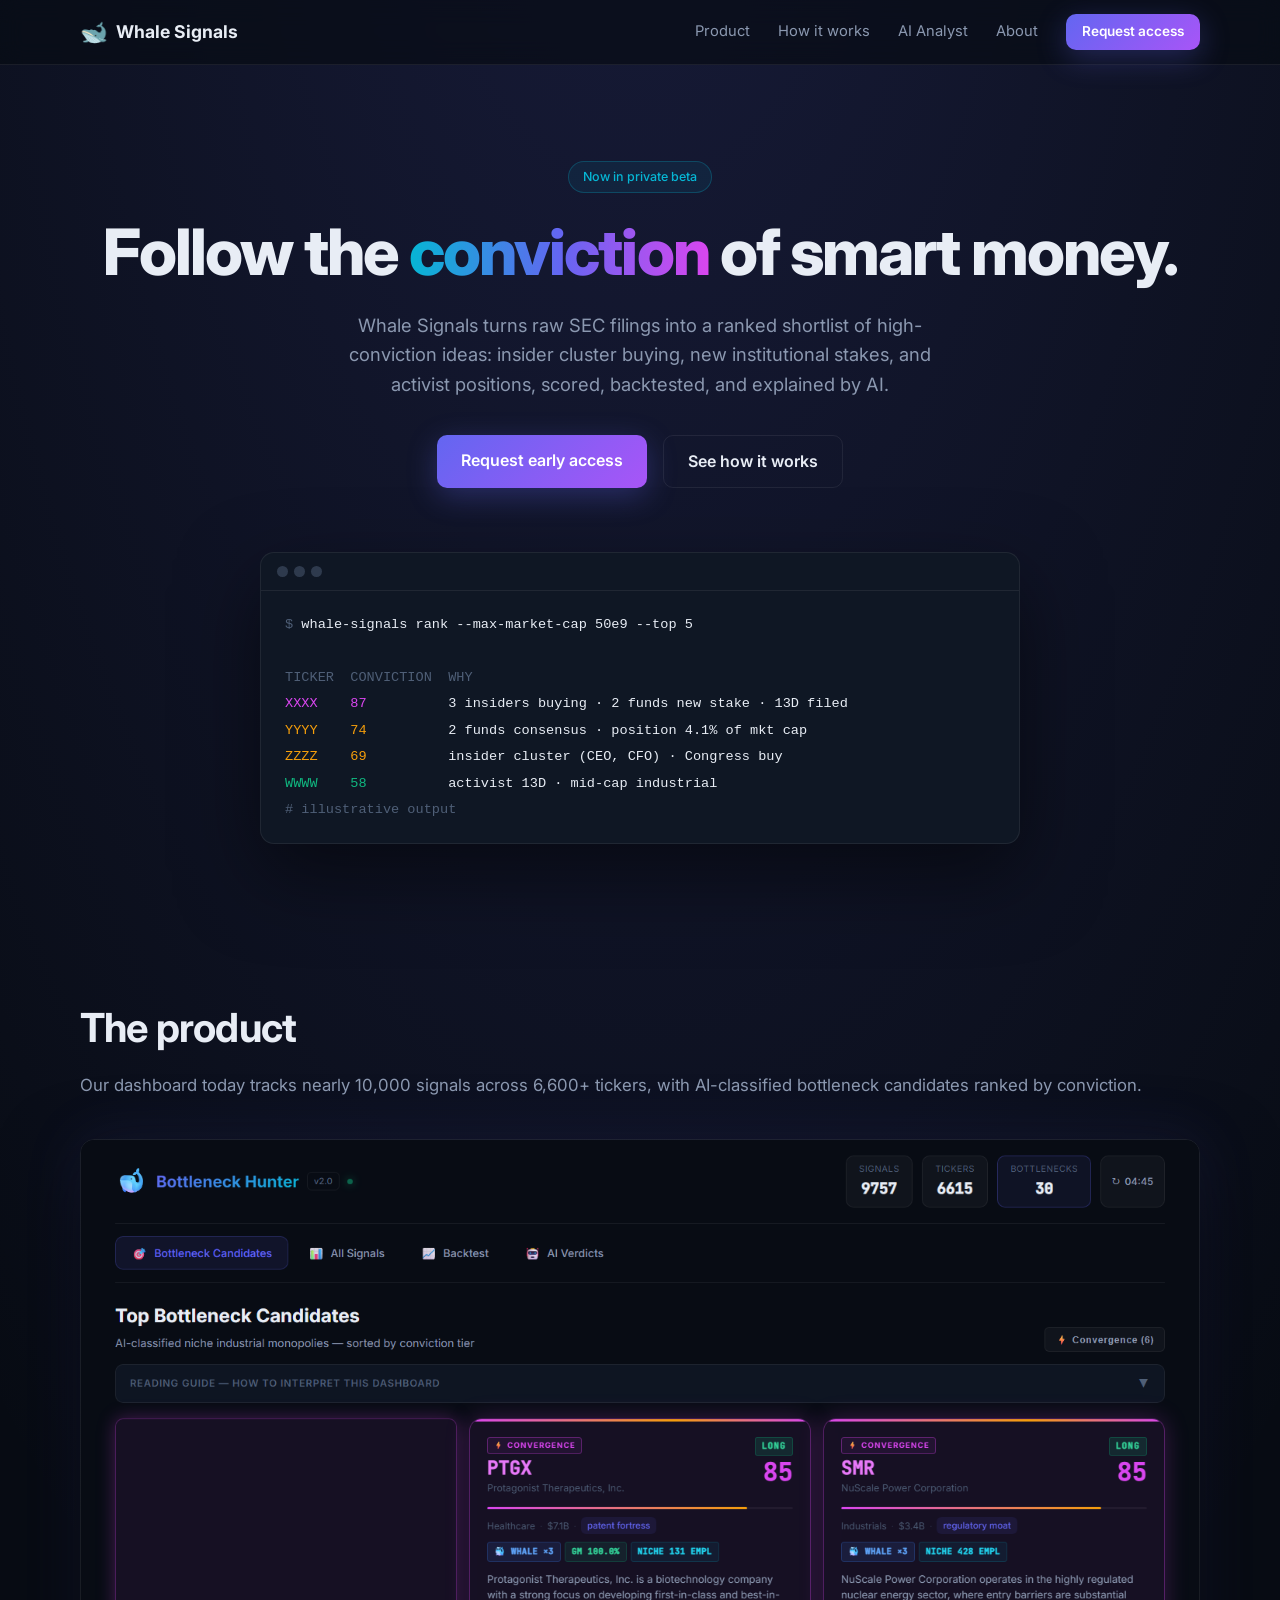
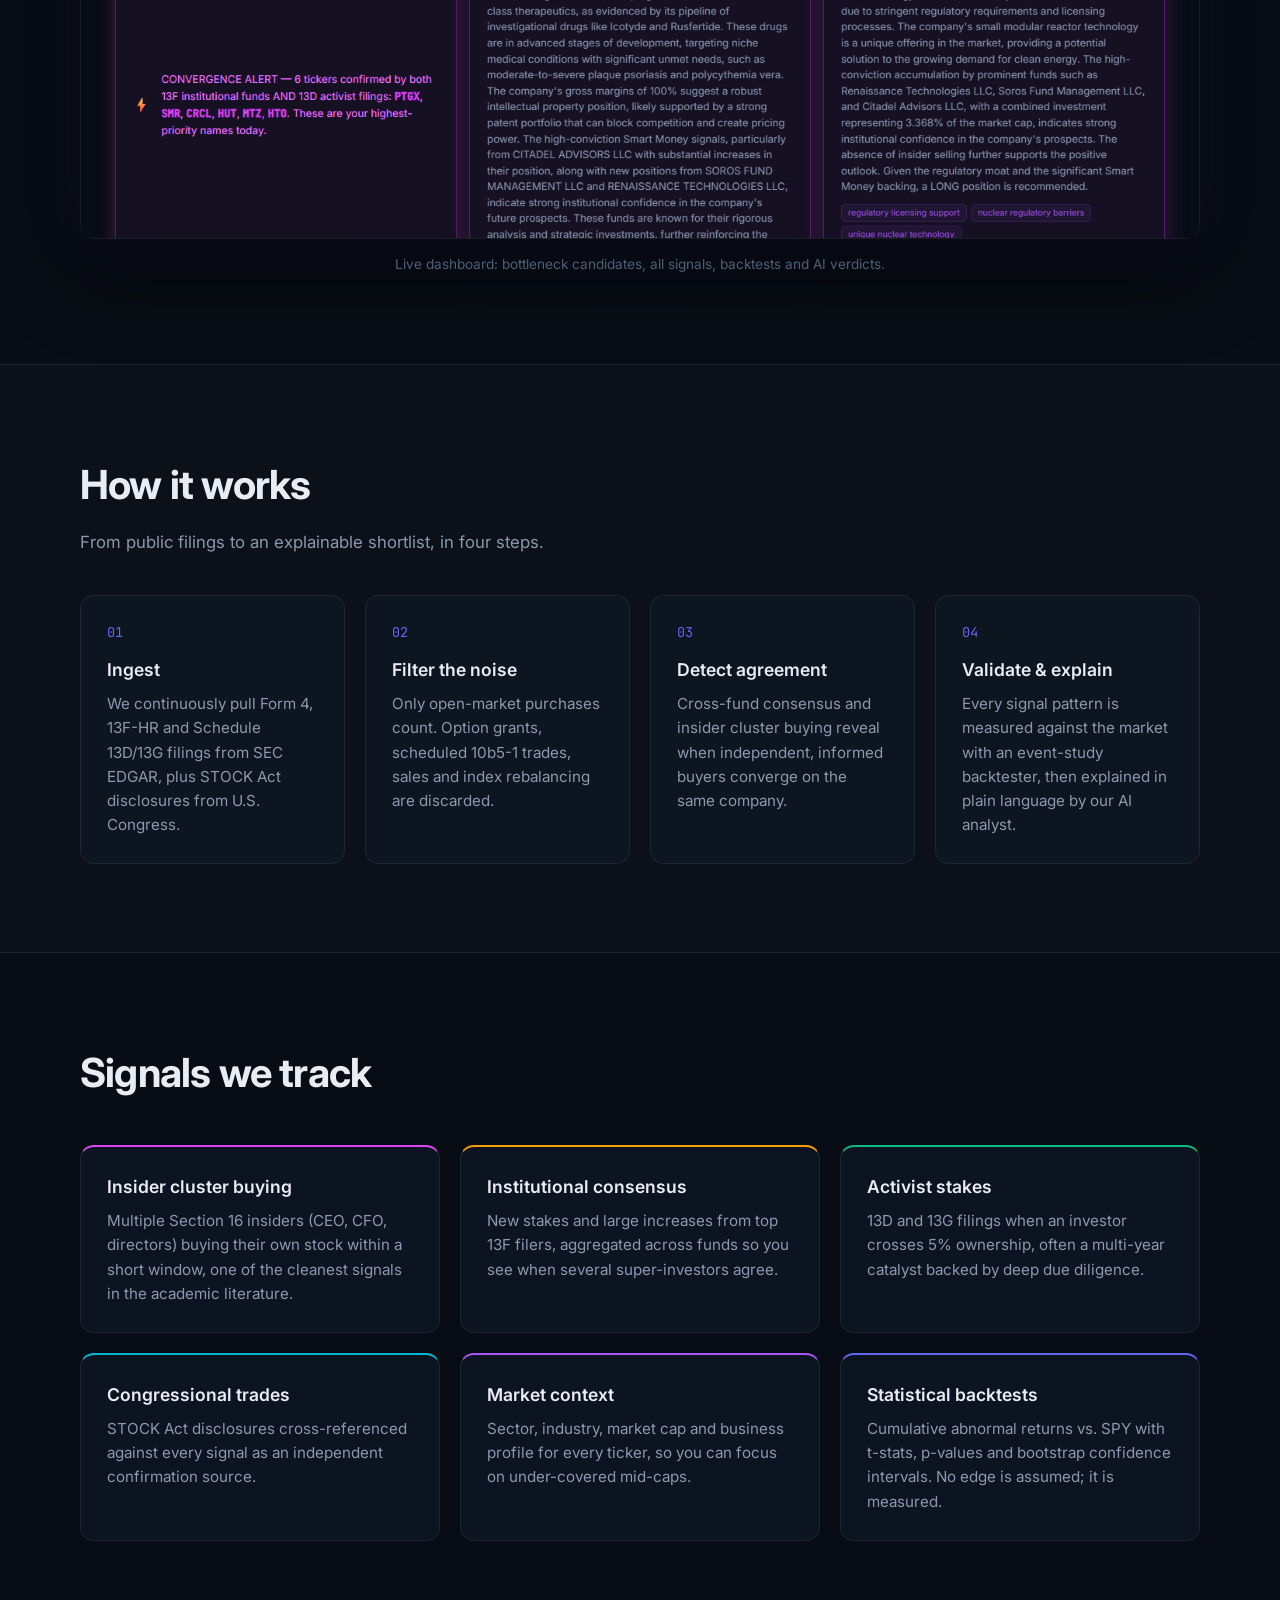
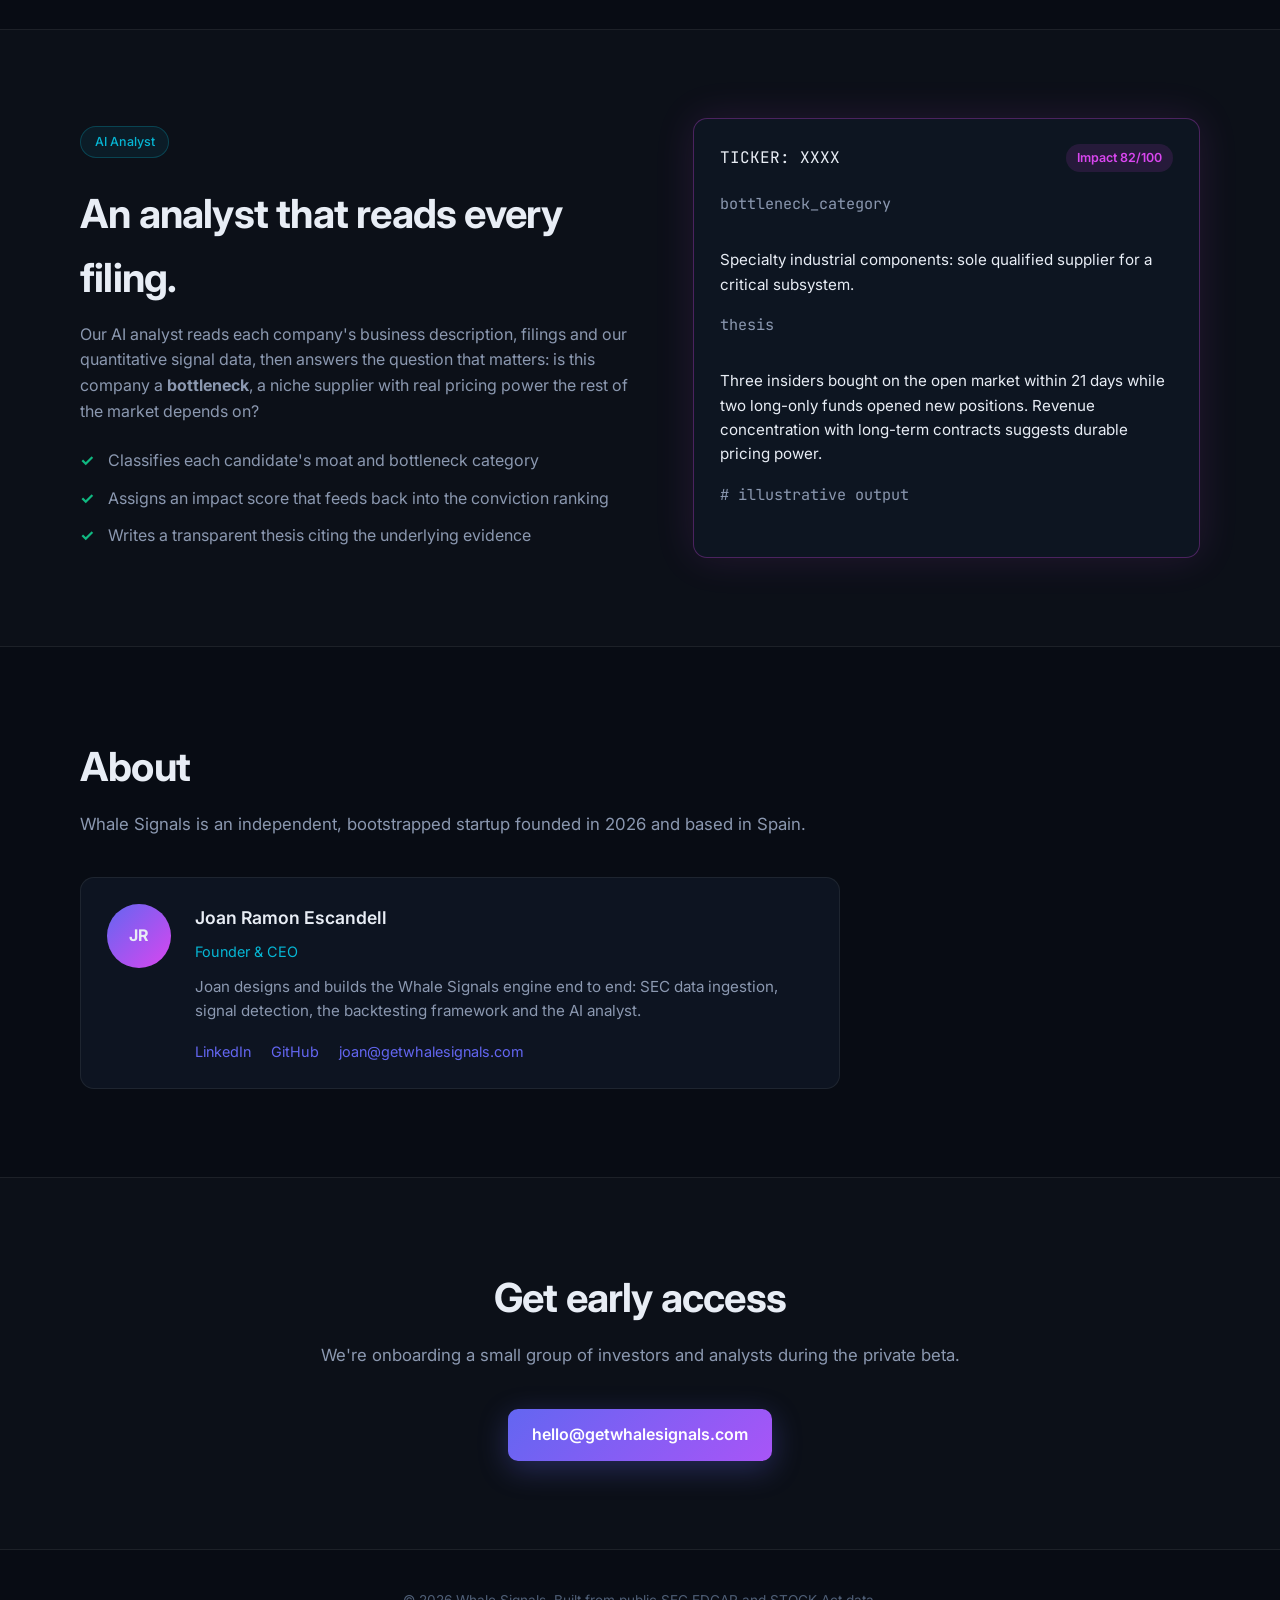
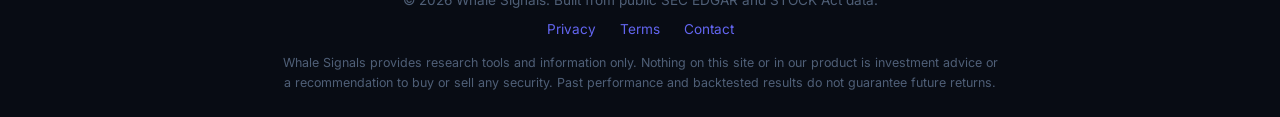
<file: index.html>
<!DOCTYPE html>
<html lang="en">
<head>
  <meta charset="UTF-8">
  <meta name="viewport" content="width=device-width, initial-scale=1.0">
  <title>Whale Signals — Follow the conviction of smart money</title>
  <meta name="description" content="Whale Signals surfaces high-conviction capital movements from SEC filings — insider buying, institutional stakes, and activist positions — validated by backtesting and explained by AI.">
  <link rel="canonical" href="https://getwhalesignals.com/">
  <meta property="og:title" content="Whale Signals">
  <meta property="og:description" content="High-conviction capital movements from SEC filings, validated by backtesting and explained by AI.">
  <meta property="og:url" content="https://getwhalesignals.com/">
  <meta property="og:type" content="website">
  <link rel="icon" href="data:image/svg+xml,<svg xmlns='http://www.w3.org/2000/svg' viewBox='0 0 100 100'><text y='.9em' font-size='90'>🐋</text></svg>">
  <link rel="preconnect" href="https://fonts.googleapis.com">
  <link rel="preconnect" href="https://fonts.gstatic.com" crossorigin>
  <link href="https://fonts.googleapis.com/css2?family=Inter:wght@400;500;600;700;800&family=JetBrains+Mono:wght@400;500&display=swap" rel="stylesheet">
  <link rel="stylesheet" href="styles.css">
  <script type="application/ld+json">
  {
    "@context": "https://schema.org",
    "@type": "Organization",
    "name": "Whale Signals",
    "url": "https://getwhalesignals.com",
    "email": "hello@getwhalesignals.com",
    "foundingDate": "2026-05",
    "founder": {
      "@type": "Person",
      "name": "Joan Ramon Escandell",
      "jobTitle": "Founder & CEO",
      "email": "joan@getwhalesignals.com",
      "sameAs": [
        "https://www.linkedin.com/in/joanramonescandell",
        "https://github.com/joanramonescandell"
      ]
    }
  }
  </script>
</head>
<body>
  <header class="nav">
    <div class="container nav-inner">
      <a href="#" class="logo"><span class="logo-mark">🐋</span> Whale Signals</a>
      <nav class="nav-links">
        <a href="#product">Product</a>
        <a href="#how">How it works</a>
        <a href="#ai">AI Analyst</a>
        <a href="#about">About</a>
        <a href="#contact" class="btn btn-small">Request access</a>
      </nav>
    </div>
  </header>

  <main>
    <section class="hero">
      <div class="container">
        <span class="pill">Now in private beta</span>
        <h1>Follow the <span class="gradient">conviction</span> of smart money.</h1>
        <p class="lead">
          Whale Signals turns raw SEC filings into a ranked shortlist of high-conviction
          ideas: insider cluster buying, new institutional stakes, and activist positions,
          scored, backtested, and explained by AI.
        </p>
        <div class="hero-cta">
          <a href="#contact" class="btn">Request early access</a>
          <a href="#how" class="btn btn-ghost">See how it works</a>
        </div>

        <div class="terminal">
          <div class="terminal-bar"><span></span><span></span><span></span></div>
<pre><code><span class="muted">$</span> whale-signals rank --max-market-cap 50e9 --top 5

<span class="muted">TICKER  CONVICTION  WHY</span>
<span class="t-s">XXXX</span>    <span class="t-s">87</span>          3 insiders buying · 2 funds new stake · 13D filed
<span class="t-a">YYYY</span>    <span class="t-a">74</span>          2 funds consensus · position 4.1% of mkt cap
<span class="t-a">ZZZZ</span>    <span class="t-a">69</span>          insider cluster (CEO, CFO) · Congress buy
<span class="t-b">WWWW</span>    <span class="t-b">58</span>          activist 13D · mid-cap industrial
<span class="muted"># illustrative output</span></code></pre>
        </div>
      </div>
    </section>

    <section id="product" class="section">
      <div class="container">
        <h2>The product</h2>
        <p class="section-lead">
          Our dashboard today tracks nearly 10,000 signals across 6,600+ tickers, with
          AI-classified bottleneck candidates ranked by conviction.
        </p>
        <figure class="screenshot">
          <img src="assets/dashboard.png" width="1440" height="900" loading="lazy"
               alt="Whale Signals dashboard showing top bottleneck candidates ranked by conviction, with AI-written theses">
          <figcaption>Live dashboard: bottleneck candidates, all signals, backtests and AI verdicts.</figcaption>
        </figure>
      </div>
    </section>

    <section id="how" class="section section-alt">
      <div class="container">
        <h2>How it works</h2>
        <p class="section-lead">From public filings to an explainable shortlist, in four steps.</p>
        <div class="steps">
          <div class="card">
            <span class="step-num">01</span>
            <h3>Ingest</h3>
            <p>We continuously pull Form 4, 13F-HR and Schedule 13D/13G filings from SEC EDGAR, plus STOCK Act disclosures from U.S. Congress.</p>
          </div>
          <div class="card">
            <span class="step-num">02</span>
            <h3>Filter the noise</h3>
            <p>Only open-market purchases count. Option grants, scheduled 10b5-1 trades, sales and index rebalancing are discarded.</p>
          </div>
          <div class="card">
            <span class="step-num">03</span>
            <h3>Detect agreement</h3>
            <p>Cross-fund consensus and insider cluster buying reveal when independent, informed buyers converge on the same company.</p>
          </div>
          <div class="card">
            <span class="step-num">04</span>
            <h3>Validate &amp; explain</h3>
            <p>Every signal pattern is measured against the market with an event-study backtester, then explained in plain language by our AI analyst.</p>
          </div>
        </div>
      </div>
    </section>

    <section id="signals" class="section">
      <div class="container">
        <h2>Signals we track</h2>
        <div class="grid-3">
          <div class="card accent-s">
            <h3>Insider cluster buying</h3>
            <p>Multiple Section 16 insiders (CEO, CFO, directors) buying their own stock within a short window, one of the cleanest signals in the academic literature.</p>
          </div>
          <div class="card accent-a">
            <h3>Institutional consensus</h3>
            <p>New stakes and large increases from top 13F filers, aggregated across funds so you see when several super-investors agree.</p>
          </div>
          <div class="card accent-b">
            <h3>Activist stakes</h3>
            <p>13D and 13G filings when an investor crosses 5% ownership, often a multi-year catalyst backed by deep due diligence.</p>
          </div>
          <div class="card accent-c">
            <h3>Congressional trades</h3>
            <p>STOCK Act disclosures cross-referenced against every signal as an independent confirmation source.</p>
          </div>
          <div class="card accent-p">
            <h3>Market context</h3>
            <p>Sector, industry, market cap and business profile for every ticker, so you can focus on under-covered mid-caps.</p>
          </div>
          <div class="card accent-e">
            <h3>Statistical backtests</h3>
            <p>Cumulative abnormal returns vs. SPY with t-stats, p-values and bootstrap confidence intervals. No edge is assumed; it is measured.</p>
          </div>
        </div>
      </div>
    </section>

    <section id="ai" class="section section-alt">
      <div class="container split">
        <div>
          <span class="pill">AI Analyst</span>
          <h2>An analyst that reads every filing.</h2>
          <p>
            Our AI analyst reads each company's business description, filings and our
            quantitative signal data, then answers the question that matters: is this
            company a <strong>bottleneck</strong>, a niche supplier with real pricing power
            the rest of the market depends on?
          </p>
          <ul class="checks">
            <li>Classifies each candidate's moat and bottleneck category</li>
            <li>Assigns an impact score that feeds back into the conviction ranking</li>
            <li>Writes a transparent thesis citing the underlying evidence</li>
          </ul>
        </div>
        <div class="card verdict">
          <div class="verdict-head">
            <span class="mono">TICKER: XXXX</span>
            <span class="badge">Impact 82/100</span>
          </div>
          <p class="mono small muted">bottleneck_category</p>
          <p>Specialty industrial components: sole qualified supplier for a critical subsystem.</p>
          <p class="mono small muted">thesis</p>
          <p>Three insiders bought on the open market within 21 days while two long-only funds opened new positions. Revenue concentration with long-term contracts suggests durable pricing power.</p>
          <p class="mono small muted"># illustrative output</p>
        </div>
      </div>
    </section>

    <section id="about" class="section">
      <div class="container">
        <h2>About</h2>
        <p class="section-lead">Whale Signals is an independent, bootstrapped startup founded in 2026 and based in Spain.</p>
        <div class="card founder">
          <div class="avatar">JR</div>
          <div>
            <h3>Joan Ramon Escandell</h3>
            <p class="role">Founder &amp; CEO</p>
            <p>
              Joan designs and builds the Whale Signals engine end to end: SEC data ingestion,
              signal detection, the backtesting framework and the AI analyst.
            </p>
            <div class="links">
              <a href="https://www.linkedin.com/in/joanramonescandell" target="_blank" rel="noopener">LinkedIn</a>
              <a href="https://github.com/joanramonescandell" target="_blank" rel="noopener">GitHub</a>
              <a href="mailto:joan@getwhalesignals.com">joan@getwhalesignals.com</a>
            </div>
          </div>
        </div>
      </div>
    </section>

    <section id="contact" class="section section-alt">
      <div class="container cta">
        <h2>Get early access</h2>
        <p class="section-lead">We're onboarding a small group of investors and analysts during the private beta.</p>
        <a href="mailto:hello@getwhalesignals.com?subject=Whale%20Signals%20early%20access" class="btn">hello@getwhalesignals.com</a>
      </div>
    </section>
  </main>

  <footer class="footer">
    <div class="container">
      <p>&copy; 2026 Whale Signals. Built from public SEC EDGAR and STOCK Act data.</p>
      <p class="footer-links">
        <a href="privacy.html">Privacy</a>
        <a href="terms.html">Terms</a>
        <a href="mailto:hello@getwhalesignals.com">Contact</a>
      </p>
      <p class="disclaimer">
        Whale Signals provides research tools and information only. Nothing on this site or in
        our product is investment advice or a recommendation to buy or sell any security.
        Past performance and backtested results do not guarantee future returns.
      </p>
    </div>
  </footer>
</body>
</html>
</file>
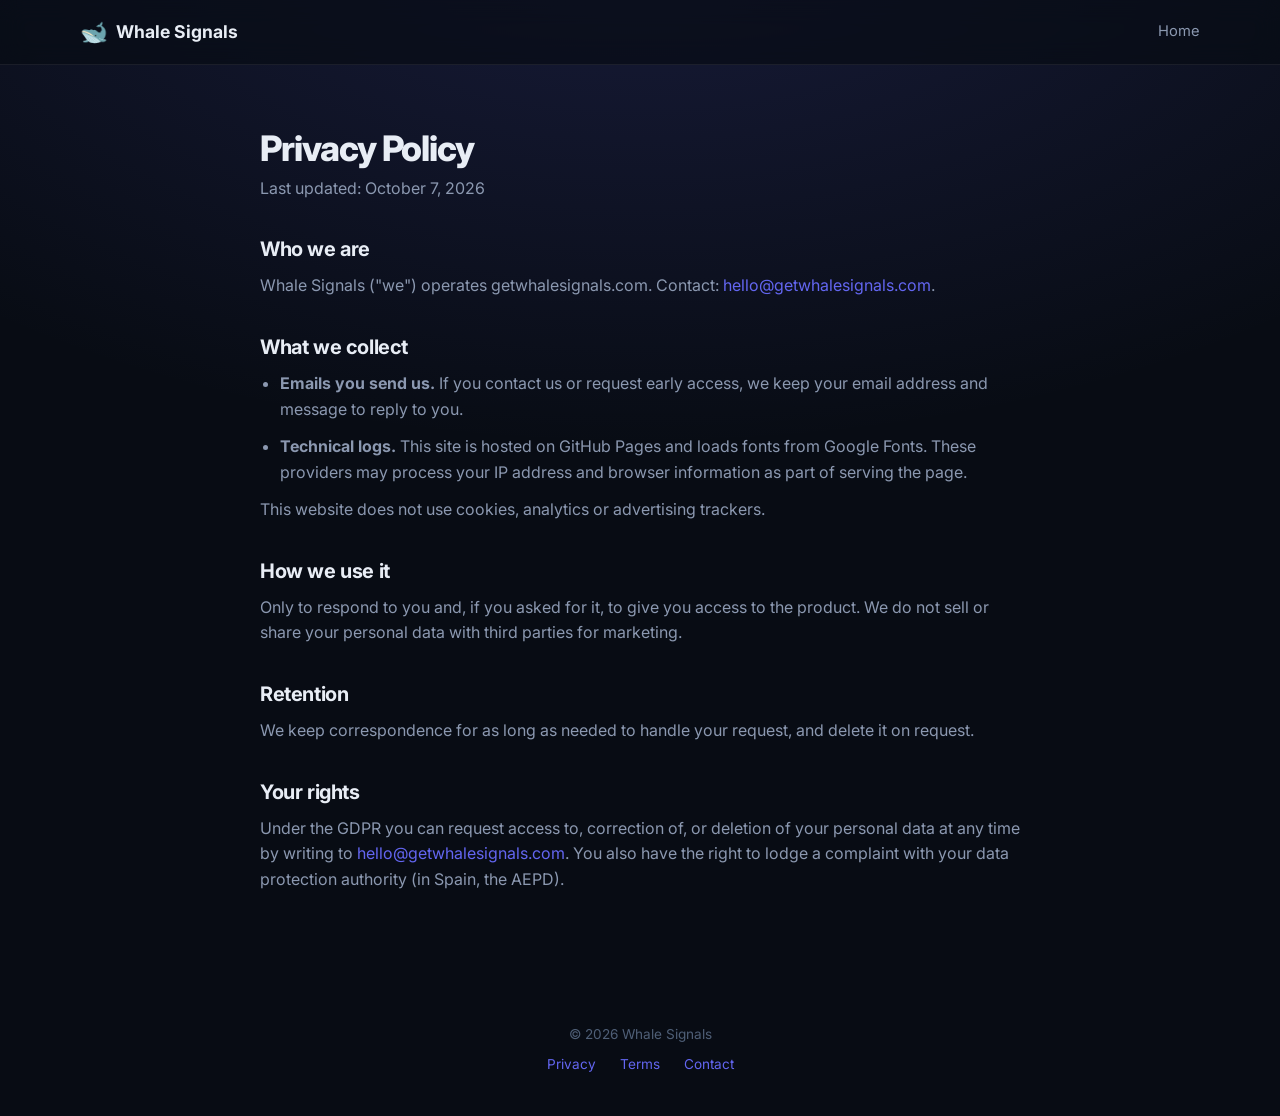
<file: privacy.html>
<!DOCTYPE html>
<html lang="en">
<head>
  <meta charset="UTF-8">
  <meta name="viewport" content="width=device-width, initial-scale=1.0">
  <title>Privacy Policy — Whale Signals</title>
  <link rel="icon" href="data:image/svg+xml,<svg xmlns='http://www.w3.org/2000/svg' viewBox='0 0 100 100'><text y='.9em' font-size='90'>🐋</text></svg>">
  <link rel="preconnect" href="https://fonts.googleapis.com">
  <link rel="preconnect" href="https://fonts.gstatic.com" crossorigin>
  <link href="https://fonts.googleapis.com/css2?family=Inter:wght@400;500;600;700;800&display=swap" rel="stylesheet">
  <link rel="stylesheet" href="styles.css">
</head>
<body>
  <header class="nav">
    <div class="container nav-inner">
      <a href="index.html" class="logo"><span class="logo-mark">🐋</span> Whale Signals</a>
      <nav class="nav-links"><a href="index.html">Home</a></nav>
    </div>
  </header>

  <main class="container legal">
    <h1>Privacy Policy</h1>
    <p class="muted">Last updated: October 7, 2026</p>

    <h2>Who we are</h2>
    <p>Whale Signals ("we") operates getwhalesignals.com. Contact: <a href="mailto:hello@getwhalesignals.com">hello@getwhalesignals.com</a>.</p>

    <h2>What we collect</h2>
    <ul>
      <li><strong>Emails you send us.</strong> If you contact us or request early access, we keep your email address and message to reply to you.</li>
      <li><strong>Technical logs.</strong> This site is hosted on GitHub Pages and loads fonts from Google Fonts. These providers may process your IP address and browser information as part of serving the page.</li>
    </ul>
    <p>This website does not use cookies, analytics or advertising trackers.</p>

    <h2>How we use it</h2>
    <p>Only to respond to you and, if you asked for it, to give you access to the product. We do not sell or share your personal data with third parties for marketing.</p>

    <h2>Retention</h2>
    <p>We keep correspondence for as long as needed to handle your request, and delete it on request.</p>

    <h2>Your rights</h2>
    <p>Under the GDPR you can request access to, correction of, or deletion of your personal data at any time by writing to <a href="mailto:hello@getwhalesignals.com">hello@getwhalesignals.com</a>. You also have the right to lodge a complaint with your data protection authority (in Spain, the AEPD).</p>
  </main>

  <footer class="footer">
    <div class="container">
      <p>&copy; 2026 Whale Signals</p>
      <p class="footer-links"><a href="privacy.html">Privacy</a><a href="terms.html">Terms</a><a href="mailto:hello@getwhalesignals.com">Contact</a></p>
    </div>
  </footer>
</body>
</html>
</file>
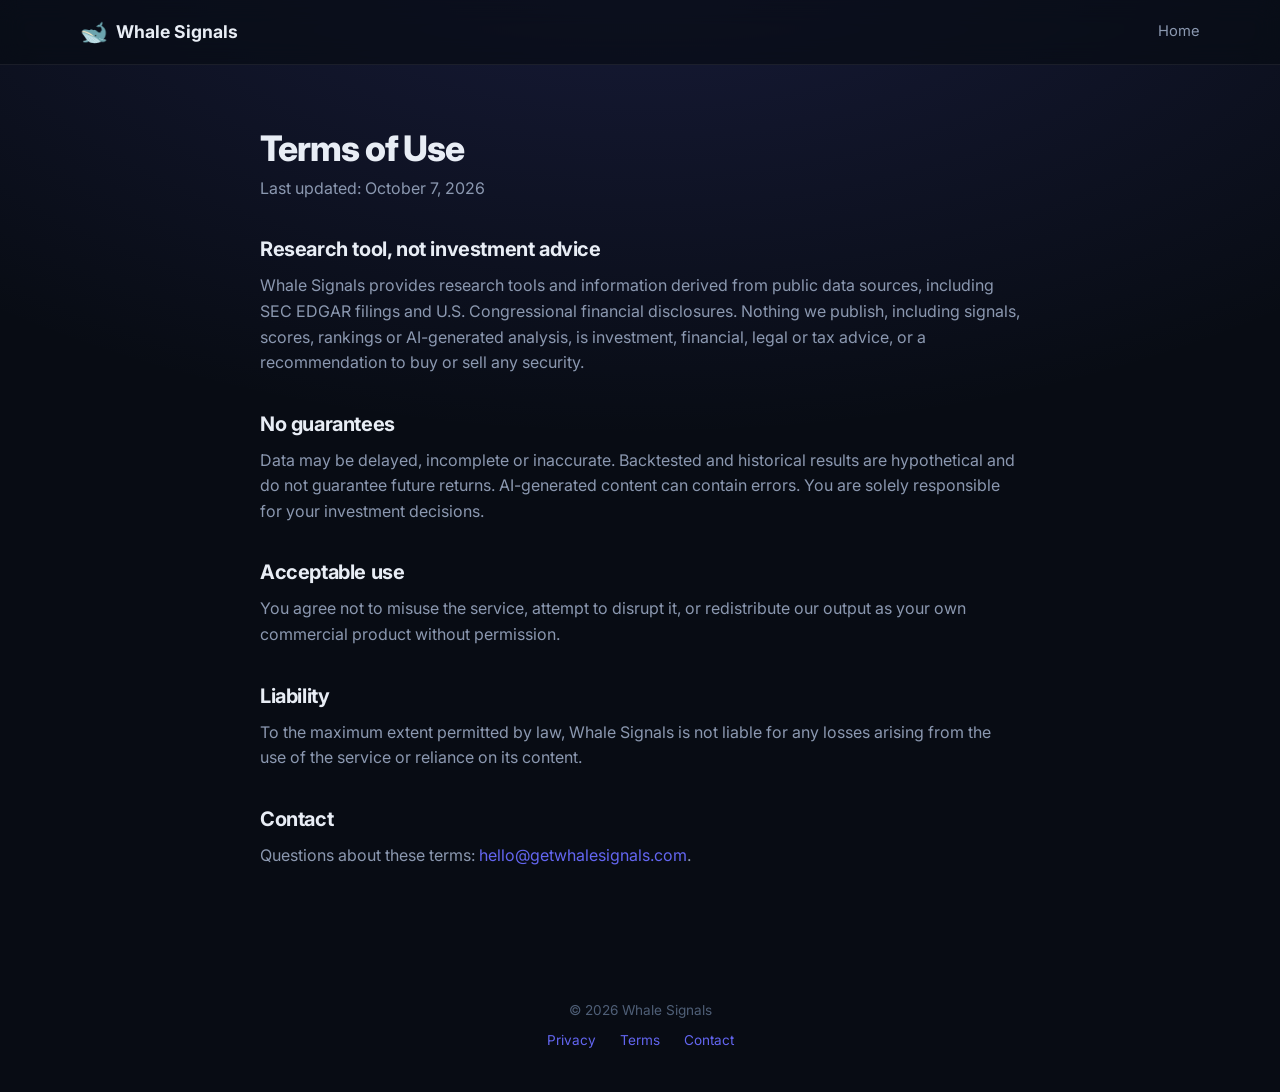
<file: terms.html>
<!DOCTYPE html>
<html lang="en">
<head>
  <meta charset="UTF-8">
  <meta name="viewport" content="width=device-width, initial-scale=1.0">
  <title>Terms of Use — Whale Signals</title>
  <link rel="icon" href="data:image/svg+xml,<svg xmlns='http://www.w3.org/2000/svg' viewBox='0 0 100 100'><text y='.9em' font-size='90'>🐋</text></svg>">
  <link rel="preconnect" href="https://fonts.googleapis.com">
  <link rel="preconnect" href="https://fonts.gstatic.com" crossorigin>
  <link href="https://fonts.googleapis.com/css2?family=Inter:wght@400;500;600;700;800&display=swap" rel="stylesheet">
  <link rel="stylesheet" href="styles.css">
</head>
<body>
  <header class="nav">
    <div class="container nav-inner">
      <a href="index.html" class="logo"><span class="logo-mark">🐋</span> Whale Signals</a>
      <nav class="nav-links"><a href="index.html">Home</a></nav>
    </div>
  </header>

  <main class="container legal">
    <h1>Terms of Use</h1>
    <p class="muted">Last updated: October 7, 2026</p>

    <h2>Research tool, not investment advice</h2>
    <p>Whale Signals provides research tools and information derived from public data sources, including SEC EDGAR filings and U.S. Congressional financial disclosures. Nothing we publish, including signals, scores, rankings or AI-generated analysis, is investment, financial, legal or tax advice, or a recommendation to buy or sell any security.</p>

    <h2>No guarantees</h2>
    <p>Data may be delayed, incomplete or inaccurate. Backtested and historical results are hypothetical and do not guarantee future returns. AI-generated content can contain errors. You are solely responsible for your investment decisions.</p>

    <h2>Acceptable use</h2>
    <p>You agree not to misuse the service, attempt to disrupt it, or redistribute our output as your own commercial product without permission.</p>

    <h2>Liability</h2>
    <p>To the maximum extent permitted by law, Whale Signals is not liable for any losses arising from the use of the service or reliance on its content.</p>

    <h2>Contact</h2>
    <p>Questions about these terms: <a href="mailto:hello@getwhalesignals.com">hello@getwhalesignals.com</a>.</p>
  </main>

  <footer class="footer">
    <div class="container">
      <p>&copy; 2026 Whale Signals</p>
      <p class="footer-links"><a href="privacy.html">Privacy</a><a href="terms.html">Terms</a><a href="mailto:hello@getwhalesignals.com">Contact</a></p>
    </div>
  </footer>
</body>
</html>
</file>
<file: styles.css>
:root {
  --bg-primary: #080c14;
  --bg-secondary: #0f1724;
  --bg-card: rgba(15, 23, 36, 0.85);
  --border-subtle: rgba(255, 255, 255, 0.07);
  --text-primary: #e8edf5;
  --text-secondary: #8b98b0;
  --text-muted: #4f5f77;
  --accent-indigo: #6366f1;
  --accent-cyan: #06b6d4;
  --accent-emerald: #10b981;
  --accent-amber: #f59e0b;
  --accent-purple: #a855f7;
  --tier-s: #d946ef;
  --radius: 14px;
}

* { box-sizing: border-box; margin: 0; padding: 0; }

html { scroll-behavior: smooth; }

body {
  font-family: "Inter", system-ui, sans-serif;
  background:
    radial-gradient(ellipse 80% 50% at 50% -10%, rgba(99, 102, 241, 0.18), transparent),
    var(--bg-primary);
  color: var(--text-primary);
  line-height: 1.6;
  -webkit-font-smoothing: antialiased;
}

a { color: inherit; text-decoration: none; }

.container { width: min(1120px, 92%); margin: 0 auto; }

.mono { font-family: "JetBrains Mono", monospace; }
.small { font-size: 0.8rem; }
.muted { color: var(--text-muted); }

/* Nav */
.nav {
  position: sticky;
  top: 0;
  z-index: 10;
  backdrop-filter: blur(12px);
  background: rgba(8, 12, 20, 0.7);
  border-bottom: 1px solid var(--border-subtle);
}
.nav-inner { display: flex; align-items: center; justify-content: space-between; height: 64px; }
.logo { font-weight: 700; font-size: 1.1rem; display: flex; align-items: center; gap: 0.5rem; }
.logo-mark { font-size: 1.4rem; }
.nav-links { display: flex; align-items: center; gap: 1.75rem; font-size: 0.92rem; color: var(--text-secondary); }
.nav-links a:hover { color: var(--text-primary); }

/* Buttons */
.btn {
  display: inline-block;
  padding: 0.8rem 1.5rem;
  border-radius: 10px;
  font-weight: 600;
  background: linear-gradient(135deg, var(--accent-indigo), var(--accent-purple));
  color: #fff;
  box-shadow: 0 8px 30px rgba(99, 102, 241, 0.3);
  transition: transform 0.15s ease, box-shadow 0.15s ease;
}
.btn:hover { transform: translateY(-1px); box-shadow: 0 10px 36px rgba(99, 102, 241, 0.45); }
.btn-small { padding: 0.45rem 1rem; font-size: 0.85rem; color: #fff !important; }
.btn-ghost { background: transparent; border: 1px solid var(--border-subtle); box-shadow: none; color: var(--text-primary); }
.btn-ghost:hover { border-color: rgba(255, 255, 255, 0.2); box-shadow: none; }

/* Hero */
.hero { padding: 6rem 0 4rem; text-align: center; }
.pill {
  display: inline-block;
  padding: 0.3rem 0.85rem;
  border-radius: 999px;
  font-size: 0.78rem;
  font-weight: 500;
  color: var(--accent-cyan);
  background: rgba(6, 182, 212, 0.08);
  border: 1px solid rgba(6, 182, 212, 0.25);
  margin-bottom: 1.5rem;
}
h1 { font-size: clamp(2.4rem, 6vw, 4rem); line-height: 1.1; font-weight: 800; letter-spacing: -0.03em; }
.gradient {
  background: linear-gradient(90deg, var(--accent-cyan), var(--accent-indigo), var(--tier-s));
  -webkit-background-clip: text;
  background-clip: text;
  color: transparent;
}
.lead { max-width: 640px; margin: 1.5rem auto 2.25rem; font-size: 1.15rem; color: var(--text-secondary); }
.hero-cta { display: flex; gap: 1rem; justify-content: center; flex-wrap: wrap; }

.terminal {
  margin: 4rem auto 0;
  max-width: 760px;
  text-align: left;
  background: var(--bg-secondary);
  border: 1px solid var(--border-subtle);
  border-radius: var(--radius);
  overflow: hidden;
  box-shadow: 0 30px 80px rgba(0, 0, 0, 0.5);
}
.terminal-bar { display: flex; gap: 6px; padding: 0.8rem 1rem; border-bottom: 1px solid var(--border-subtle); }
.terminal-bar span { width: 11px; height: 11px; border-radius: 50%; background: var(--text-muted); opacity: 0.5; }
.terminal pre { padding: 1.25rem 1.5rem; overflow-x: auto; font-family: "JetBrains Mono", monospace; font-size: 0.85rem; line-height: 1.8; }
.t-s { color: var(--tier-s); }
.t-a { color: var(--accent-amber); }
.t-b { color: var(--accent-emerald); }

/* Sections */
.section { padding: 5.5rem 0; }
.section-alt { background: rgba(255, 255, 255, 0.015); border-top: 1px solid var(--border-subtle); border-bottom: 1px solid var(--border-subtle); }
h2 { font-size: clamp(1.8rem, 4vw, 2.5rem); font-weight: 700; letter-spacing: -0.02em; margin-bottom: 0.75rem; }
h3 { font-size: 1.1rem; font-weight: 600; margin-bottom: 0.5rem; }
.section-lead { color: var(--text-secondary); font-size: 1.05rem; margin-bottom: 2.5rem; }

.card {
  background: var(--bg-card);
  border: 1px solid var(--border-subtle);
  border-radius: var(--radius);
  padding: 1.6rem;
}
.card p { color: var(--text-secondary); font-size: 0.95rem; }

.steps { display: grid; grid-template-columns: repeat(4, 1fr); gap: 1.25rem; }
.step-num { font-family: "JetBrains Mono", monospace; color: var(--accent-indigo); font-size: 0.85rem; display: block; margin-bottom: 0.75rem; }

.grid-3 { display: grid; grid-template-columns: repeat(3, 1fr); gap: 1.25rem; margin-top: 2.5rem; }
.accent-s { border-top: 2px solid var(--tier-s); }
.accent-a { border-top: 2px solid var(--accent-amber); }
.accent-b { border-top: 2px solid var(--accent-emerald); }
.accent-c { border-top: 2px solid var(--accent-cyan); }
.accent-p { border-top: 2px solid var(--accent-purple); }
.accent-e { border-top: 2px solid var(--accent-indigo); }

.split { display: grid; grid-template-columns: 1.1fr 1fr; gap: 3.5rem; align-items: center; }
.split > div > p { color: var(--text-secondary); margin-bottom: 1.5rem; }
.checks { list-style: none; display: grid; gap: 0.75rem; }
.checks li { padding-left: 1.75rem; position: relative; color: var(--text-secondary); }
.checks li::before { content: "✓"; position: absolute; left: 0; color: var(--accent-emerald); font-weight: 700; }

.verdict { display: grid; gap: 0.5rem; box-shadow: 0 0 40px rgba(217, 70, 239, 0.12); border-color: rgba(217, 70, 239, 0.3); }
.verdict-head { display: flex; justify-content: space-between; align-items: center; margin-bottom: 0.75rem; }
.verdict p:not(.muted) { margin-bottom: 0.5rem; color: var(--text-primary); }
.badge { font-size: 0.78rem; font-weight: 600; padding: 0.25rem 0.7rem; border-radius: 999px; background: rgba(217, 70, 239, 0.12); color: var(--tier-s); }

.cta { text-align: center; }

.screenshot { margin: 0; }
.screenshot img {
  width: 100%;
  height: auto;
  display: block;
  border-radius: var(--radius);
  border: 1px solid var(--border-subtle);
  box-shadow: 0 30px 80px rgba(0, 0, 0, 0.5), 0 0 60px rgba(99, 102, 241, 0.12);
}
.screenshot figcaption { margin-top: 0.9rem; text-align: center; color: var(--text-muted); font-size: 0.85rem; }

.founder { display: flex; gap: 1.5rem; align-items: flex-start; max-width: 760px; }
.avatar {
  flex: 0 0 64px;
  height: 64px;
  border-radius: 50%;
  display: grid;
  place-items: center;
  font-weight: 700;
  background: linear-gradient(135deg, var(--accent-indigo), var(--tier-s));
}
.role { color: var(--accent-cyan) !important; font-size: 0.9rem !important; margin-bottom: 0.75rem; }
.links { display: flex; flex-wrap: wrap; gap: 1.25rem; margin-top: 1rem; font-size: 0.9rem; }
.links a, .footer-links a { color: var(--accent-indigo); }
.links a:hover, .footer-links a:hover { text-decoration: underline; }
.footer-links { display: flex; justify-content: center; gap: 1.5rem; margin-top: 0.5rem; }

.legal { padding: 4rem 0 5rem; max-width: 760px; }
.legal h1 { font-size: 2.2rem; margin-bottom: 0.5rem; }
.legal h2 { font-size: 1.25rem; margin: 2rem 0 0.5rem; }
.legal p, .legal li { color: var(--text-secondary); margin-bottom: 0.75rem; }
.legal ul { padding-left: 1.25rem; }
.legal a { color: var(--accent-indigo); }

/* Footer */
.footer { padding: 2.5rem 0; color: var(--text-muted); font-size: 0.85rem; text-align: center; }
.disclaimer { max-width: 720px; margin: 0.75rem auto 0; font-size: 0.78rem; }

@media (max-width: 900px) {
  .steps { grid-template-columns: repeat(2, 1fr); }
  .grid-3 { grid-template-columns: 1fr 1fr; }
  .split { grid-template-columns: 1fr; }
}

@media (max-width: 600px) {
  .nav-links a:not(.btn) { display: none; }
  .steps, .grid-3 { grid-template-columns: 1fr; }
  .hero { padding-top: 4rem; }
}
</file>
